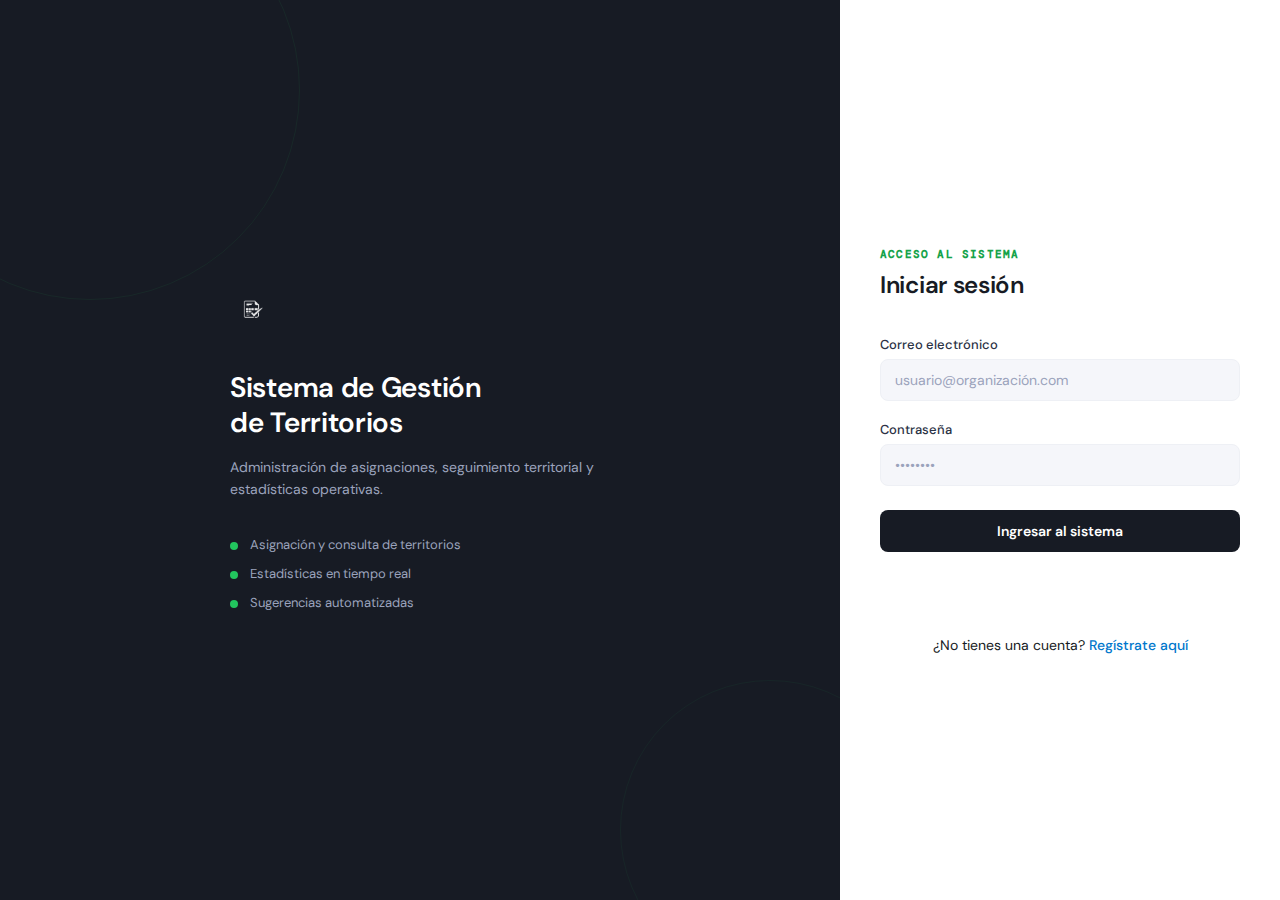
<file: index.html>
<!DOCTYPE html>
<html lang="es">
<head>
    <meta charset="UTF-8">
    <meta name="viewport" content="width=device-width, initial-scale=1.0">
    <title>Territorios Albertina</title>
    <script>
        window.location.replace("/login/");
    </script>
</head>
<body style="background-color: #1a1a1a; color: white; font-family: sans-serif; display: flex; justify-content: center; align-items: center; height: 100vh; margin: 0;">
    <p>Cargando sistema...</p>
</body>
</html>
</file>
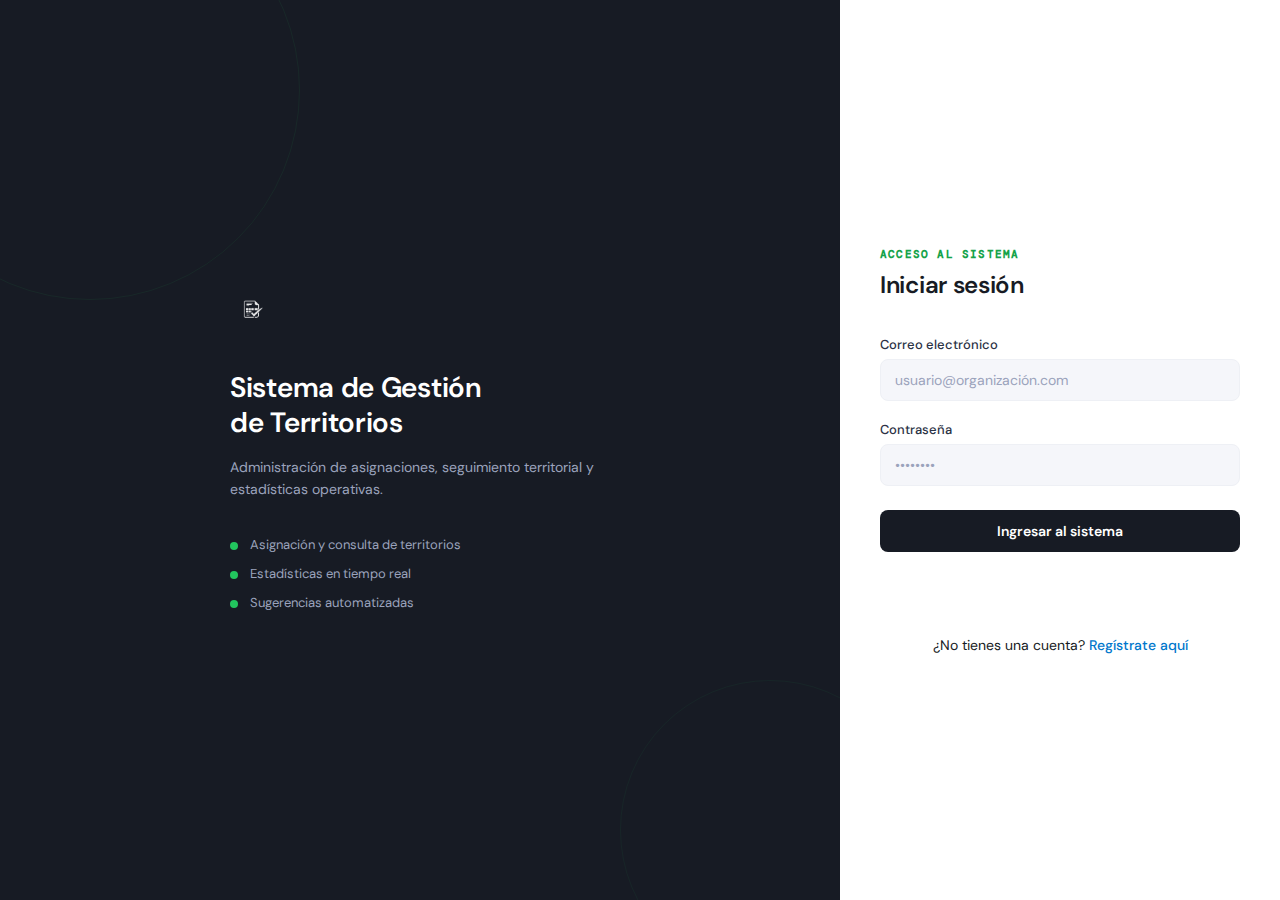
<file: login/index.html>
<!DOCTYPE html>
<html lang="es-AR">
<head>
    <meta charset="UTF-8">
    <meta name="viewport" content="width=device-width, initial-scale=1.0">
    <title>Acceso — Territorios</title>
    <link rel="icon" href="../img/logo_planillas.ico" type="image/x-icon">
    <link rel="preconnect" href="https://fonts.googleapis.com">
    <link rel="stylesheet" href="https://fonts.googleapis.com/css2?family=DM+Sans:wght@400;500;600&family=DM+Mono:wght@400;500&display=swap">
    <link rel="stylesheet" href="./login.css">
</head>
<body>
<div class="login-split">
    <div class="login-brand">
        <div class="login-brand__inner">
            <div class="login-brand__logo">
                <img src="../img/logo_planillas.png" alt="Logo" class="login-brand__img">
            </div>
            <h1 class="login-brand__title">Sistema de Gestión<br>de Territorios</h1>
            <p class="login-brand__sub">Administración de asignaciones, seguimiento territorial y estadísticas operativas.</p>
            <ul class="login-brand__features">
                <li>Asignación y consulta de territorios</li>
                <li>Estadísticas en tiempo real</li>
                <li>Sugerencias automatizadas</li>
            </ul>
        </div>
    </div>
    <div class="login-form-panel">
        <div class="login-card">
            <div class="login-card__header">
                <span class="login-card__label">Acceso al sistema</span>
                <h2 class="login-card__title">Iniciar sesión</h2>
            </div>
            <form id="loginForm" class="login-form" novalidate>
                <div class="form-group">
                    <label for="email" class="form-label">Correo electrónico</label>
                    <input type="email" id="email" class="form-input" placeholder="usuario@organización.com" required autocomplete="email">
                </div>
                <div class="form-group">
                    <label for="password" class="form-label">Contraseña</label>
                    <input type="password" id="password" class="form-input" placeholder="••••••••" required autocomplete="current-password">
                </div>
                <button type="submit" class="btn-primary">Ingresar al sistema</button>
                <p id="errorMessage" class="form-error" aria-live="polite"></p>

                <div style="margin-top: 1.5rem; text-align: center; font-size: 0.875rem; color: var(--text-secondary);">
                    ¿No tienes una cuenta? 
                    <a href="register.html" style="color: #0077cc; text-decoration: none; font-weight: 500;">Regístrate aquí</a>
                </div>
            </form>
        </div>
    </div>
</div>
<script type="module" src="./login.js"></script>
</body>
</html>
</file>
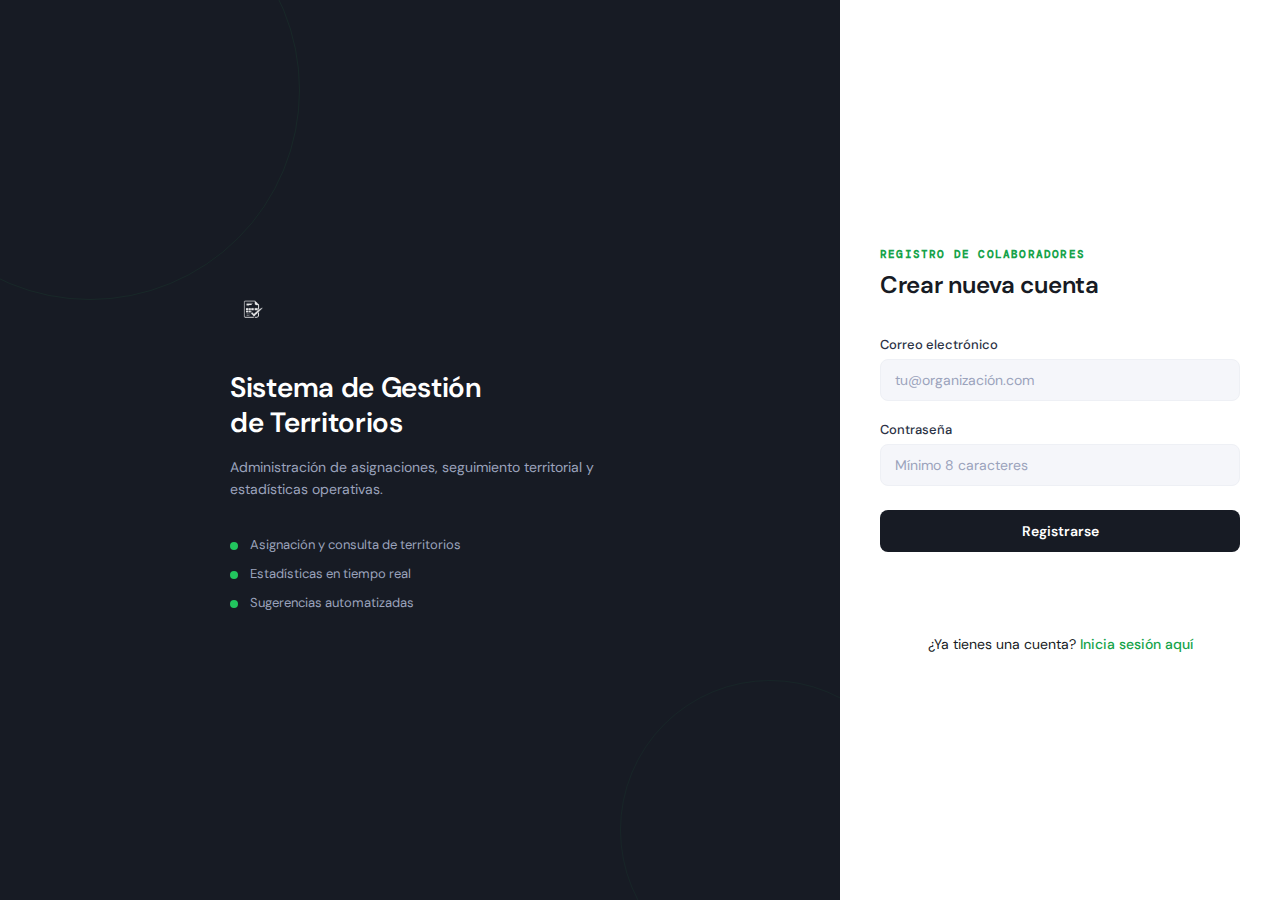
<file: login/register.html>
<!DOCTYPE html>
<html lang="es-AR">
<head>
    <meta charset="UTF-8">
    <meta name="viewport" content="width=device-width, initial-scale=1.0">
    <title>Crear Cuenta — Territorios</title>
    <link rel="icon" href="../img/logo_planillas.ico" type="image/x-icon">
    <link rel="preconnect" href="https://fonts.googleapis.com">
    <link rel="stylesheet" href="https://fonts.googleapis.com/css2?family=DM+Sans:wght@400;500;600&family=DM+Mono:wght@400;500&display=swap">
    <link rel="stylesheet" href="./login.css">
</head>
<body>
<div class="login-split">
    <div class="login-brand">
        <div class="login-brand__inner">
            <div class="login-brand__logo">
                <img src="../img/logo_planillas.png" alt="Logo" class="login-brand__img">
            </div>
            <h1 class="login-brand__title">Sistema de Gestión<br>de Territorios</h1>
            <p class="login-brand__sub">Administración de asignaciones, seguimiento territorial y estadísticas operativas.</p>
            <ul class="login-brand__features">
                <li>Asignación y consulta de territorios</li>
                <li>Estadísticas en tiempo real</li>
                <li>Sugerencias automatizadas</li>
            </ul>
        </div>
    </div>

    <div class="login-form-panel">
        <div class="login-card">
            <div class="login-card__header">
                <span class="login-card__label">Registro de colaboradores</span>
                <h2 class="login-card__title">Crear nueva cuenta</h2>
            </div>
            
            <form id="registerForm" class="login-form" novalidate>
                <div class="form-group">
                    <label for="email" class="form-label">Correo electrónico</label>
                    <input type="email" id="email" class="form-input" placeholder="tu@organización.com" required autocomplete="email">
                </div>
                
                <div class="form-group">
                    <label for="password" class="form-label">Contraseña</label>
                    <input type="password" id="password" class="form-input" placeholder="Mínimo 8 caracteres" required autocomplete="new-password">
                </div>
                
                <button type="submit" id="btnSubmit" class="btn-primary">Registrarse</button>
                
                <p id="messageArea" class="form-error" aria-live="polite" style="min-height: 1.2rem;"></p>
                
                <div style="margin-top: 1.5rem; text-align: center; font-size: 0.875rem; color: var(--text-secondary);">
                    ¿Ya tienes una cuenta? 
                   <a href="/login/index.html" style="color: #16a34a; text-decoration: none; font-weight: 500;">Inicia sesión aquí</a>
                </div>
            </form>
        </div>
    </div>
</div>
<script type="module" src="./register.js"></script>
</body>
</html>
</file>
<file: login/login.css>
*, *::before, *::after { box-sizing: border-box; }
:root {
    --gray-950:  #0f1117;
    --gray-900:  #171b24;
    --gray-800:  #1e2330;
    --gray-700:  #2b3245;
    --gray-600:  #3c455c;
    --gray-400:  #6b7390;
    --gray-300:  #9ba3bc;
    --gray-100:  #eef0f5;
    --gray-50:   #f5f6fa;
    --green-700: #166534;
    --green-600: #16a34a;
    --green-500: #22c55e;
    --green-100: #dcfce7;
    --green-50:  #f0fdf4;
    --white:     #ffffff;
    --danger:    #dc2626;
    --font-main: 'DM Sans', system-ui, sans-serif;
    --font-mono: 'DM Mono', monospace;
}
html, body { margin: 0; padding: 0; height: 100%; font-family: var(--font-main); background: var(--gray-50); color: var(--gray-900); }
.login-split { display: flex; min-height: 100vh; }
.login-brand { flex: 1; background: var(--gray-900); display: flex; align-items: center; justify-content: center; padding: 60px 48px; position: relative; overflow: hidden; }
.login-brand::before { content: ""; position: absolute; top: -120px; left: -120px; width: 420px; height: 420px; border-radius: 50%; border: 1px solid rgba(34,197,94,0.08); }
.login-brand::after  { content: ""; position: absolute; bottom: -80px; right: -80px; width: 300px; height: 300px; border-radius: 50%; border: 1px solid rgba(34,197,94,0.06); }
.login-brand__inner { max-width: 380px; position: relative; z-index: 1; }
.login-brand__logo  { margin-bottom: 32px; }
.login-brand__img   { height: 44px; width: auto; filter: brightness(0) invert(1) opacity(0.9); }
.login-brand__title { font-size: 28px; font-weight: 600; line-height: 1.25; color: var(--white); margin: 0 0 16px; letter-spacing: -0.3px; }
.login-brand__sub   { font-size: 14px; line-height: 1.6; color: var(--gray-300); margin: 0 0 36px; }
.login-brand__features { list-style: none; padding: 0; margin: 0; display: flex; flex-direction: column; gap: 12px; }
.login-brand__features li { font-size: 13px; color: var(--gray-300); padding-left: 20px; position: relative; }
.login-brand__features li::before { content: ""; position: absolute; left: 0; top: 6px; width: 8px; height: 8px; border-radius: 50%; background: var(--green-500); }
.login-form-panel { width: 440px; flex-shrink: 0; display: flex; align-items: center; justify-content: center; padding: 48px 40px; background: var(--white); }
.login-card { width: 100%; max-width: 360px; }
.login-card__header { margin-bottom: 36px; }
.login-card__label  { display: block; font-size: 11px; font-weight: 600; letter-spacing: 1.2px; text-transform: uppercase; color: var(--green-600); margin-bottom: 8px; font-family: var(--font-mono); }
.login-card__title  { font-size: 24px; font-weight: 600; color: var(--gray-900); margin: 0; letter-spacing: -0.3px; }
.login-form  { display: flex; flex-direction: column; gap: 20px; }
.form-group  { display: flex; flex-direction: column; gap: 6px; }
.form-label  { font-size: 13px; font-weight: 500; color: var(--gray-700); }
.form-input  { padding: 11px 14px; font-size: 14px; font-family: var(--font-main); color: var(--gray-900); background: var(--gray-50); border: 1px solid var(--gray-100); border-radius: 8px; outline: none; transition: border-color 0.15s, box-shadow 0.15s, background 0.15s; }
.form-input::placeholder { color: var(--gray-300); }
.form-input:focus { background: var(--white); border-color: var(--green-500); box-shadow: 0 0 0 3px rgba(34,197,94,0.12); }
.btn-primary { width: 100%; padding: 12px; background: var(--gray-900); color: var(--white); border: none; border-radius: 8px; font-size: 14px; font-weight: 600; font-family: var(--font-main); cursor: pointer; transition: background 0.15s, transform 0.1s; margin-top: 4px; }
.btn-primary:hover  { background: var(--gray-800); }
.btn-primary:active { transform: scale(0.99); }
.form-error { font-size: 13px; color: var(--danger); text-align: center; min-height: 20px; margin: 0; }
@media (max-width: 768px) {
    .login-brand { display: none; }
    .login-form-panel { width: 100%; padding: 40px 24px; align-items: flex-start; padding-top: 80px; }
    .login-card { max-width: 100%; }
}
</file>
